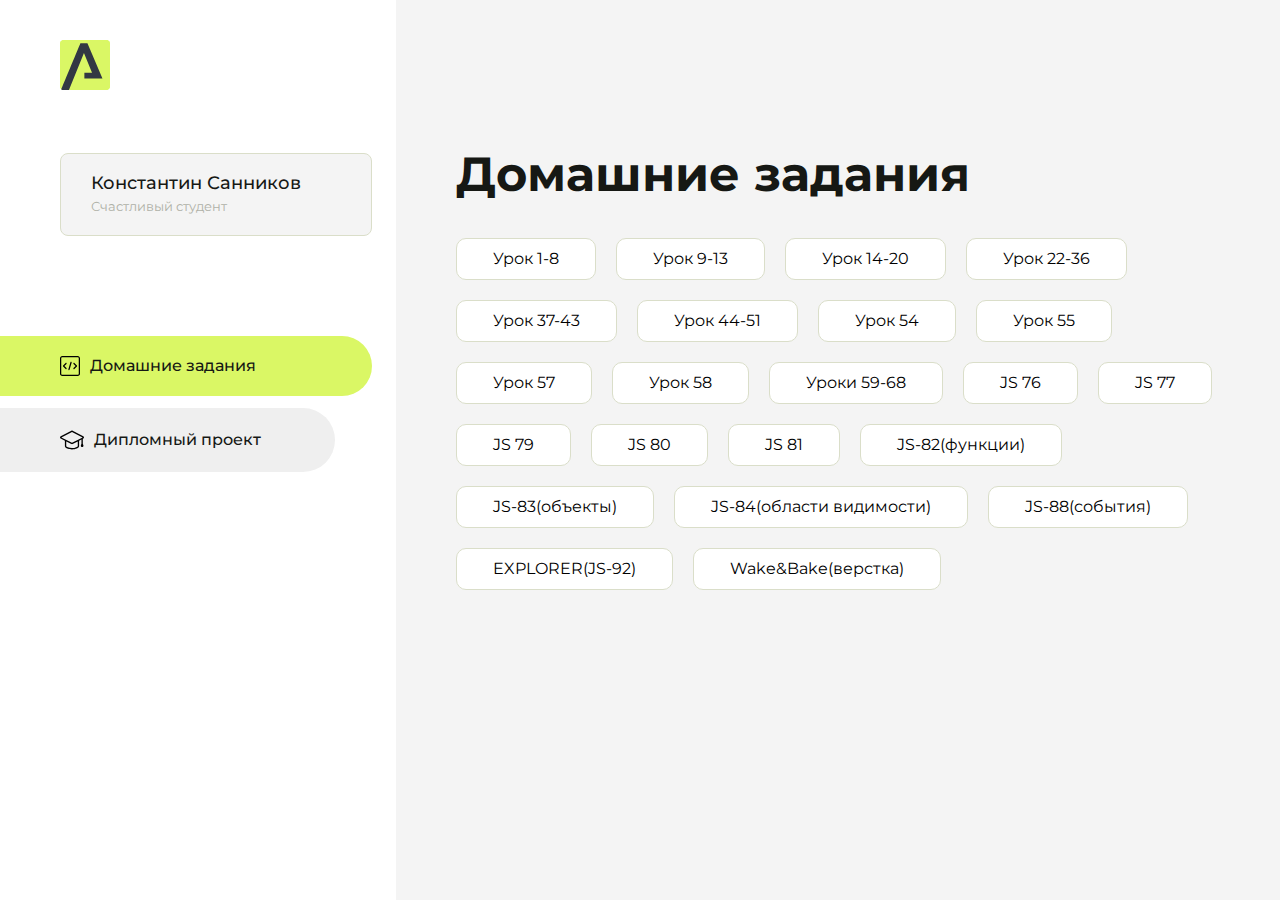
<file: index.html>
<!DOCTYPE html>
<html lang="en">
<head>
    <meta charset="UTF-8">
    <meta name="viewport" content="width=device-width, initial-scale=1.0">
    <title>Домашняя работа</title>
    <link rel="shortcut icon" href="src/logo.ico" type="image/x-icon">
    <link rel="preconnect" href="https://fonts.googleapis.com">
    <link rel="preconnect" href="https://fonts.gstatic.com" crossorigin>
    <link href="https://fonts.googleapis.com/css2?family=Montserrat:wght@400;500;700&family=Rubik:wght@500&display=swap"
          rel="stylesheet">
    <link rel="stylesheet" href="src/style.css">
</head>
<body id="body">
<div class="overlay" id="overlay"></div>
<div class="layout">
    <div class="burger" id="burger">
        <svg viewBox="0 0 24 24" fill="none" xmlns="http://www.w3.org/2000/svg">
            <g id="SVGRepo_bgCarrier" stroke-width="0"></g>
            <g id="SVGRepo_tracerCarrier" stroke-linecap="round" stroke-linejoin="round"></g>
            <g id="SVGRepo_iconCarrier">
                <path d="M4 18L20 18" stroke="#DAF765" stroke-width="2" stroke-linecap="round"></path>
                <path d="M4 12L20 12" stroke="#DAF765" stroke-width="2" stroke-linecap="round"></path>
                <path d="M4 6L20 6" stroke="#DAF765" stroke-width="2" stroke-linecap="round"></path>
            </g>
        </svg>
    </div>
    <aside class="sidebar" id="sidebar">
        <div class="sidebar__inner">
            <div class="logo">
                <svg width="50" height="50" viewBox="0 0 50 50" fill="none" xmlns="http://www.w3.org/2000/svg">
                    <g clip-path="url(#clip0_513_74730)">
                        <path d="M46.17 -0.257004H3.83C1.57281 -0.257004 -0.257 1.57281 -0.257 3.83V46.17C-0.257 48.4272 1.57281 50.257 3.83 50.257H46.17C48.4272 50.257 50.257 48.4272 50.257 46.17V3.83C50.257 1.57281 48.4272 -0.257004 46.17 -0.257004Z"
                              fill="#DAF765"/>
                        <path d="M24.375 38.4H42.461L27.441 3.1585H20.4355C20.4355 3.1585 6.7895 35.881 1.1945 49.294C2.015 50.0275 3.0945 50.257 3.6945 50.257H8.8445L23.954 13.07L32.0465 32.8285H24.375V38.4Z"
                              fill="#323843"/>
                    </g>
                    <defs>
                        <clipPath id="clip0_513_74730">
                            <rect width="50" height="50" fill="white"/>
                        </clipPath>
                    </defs>
                </svg>
            </div>
            <div class="sidebar__user">
                <div class="sidebar__name">Константин Санников</div>
                <div class="sidebar__text">Счастливый студент</div>
            </div>
            <div class="sidebar__tabs">
                <div class="sidebar__item">
                    <button class="sidebar__button active" id="tasks">
                        <svg xmlns="http://www.w3.org/2000/svg" width="20" height="20" viewBox="0 0 20 20" fill="none">
                            <g clip-path="url(#clip0_704_74543)">
                                <path d="M17.7083 20H2.29167C1.0275 20 0 18.9725 0 17.7083V2.29167C0 1.0275 1.0275 0 2.29167 0H17.7083C18.9725 0 20 1.0275 20 2.29167V17.7083C20 18.9725 18.9725 20 17.7083 20ZM2.29167 1.25C1.7175 1.25 1.25 1.7175 1.25 2.29167V17.7083C1.25 18.2825 1.7175 18.75 2.29167 18.75H17.7083C18.2825 18.75 18.75 18.2825 18.75 17.7083V2.29167C18.75 1.7175 18.2825 1.25 17.7083 1.25H2.29167Z"
                                      fill="black"/>
                                <path d="M6.04167 13.125C5.88167 13.125 5.72167 13.0642 5.6 12.9417L3.1 10.4417C2.85583 10.1975 2.85583 9.80167 3.1 9.5575L5.6 7.0575C5.84417 6.81333 6.24 6.81333 6.48417 7.0575C6.72833 7.30167 6.72833 7.6975 6.48417 7.94167L4.42583 10L6.48417 12.0583C6.72833 12.3025 6.72833 12.6983 6.48417 12.9425C6.36167 13.0642 6.20167 13.125 6.04167 13.125Z"
                                      fill="black"/>
                                <path d="M8.95833 14.1667C8.9 14.1667 8.84 14.1583 8.78167 14.1417C8.45083 14.0442 8.26083 13.6967 8.35833 13.3658L10.4417 6.28251C10.5392 5.95084 10.8892 5.76417 11.2175 5.85917C11.5483 5.95667 11.7383 6.30417 11.6408 6.63501L9.5575 13.7183C9.47833 13.9908 9.22833 14.1667 8.95833 14.1667Z"
                                      fill="black"/>
                                <path d="M13.9583 13.125C13.7983 13.125 13.6383 13.0642 13.5167 12.9417C13.2725 12.6975 13.2725 12.3017 13.5167 12.0575L15.575 9.99916L13.5167 7.94083C13.2725 7.69666 13.2725 7.30083 13.5167 7.05666C13.7608 6.81249 14.1567 6.81249 14.4008 7.05666L16.9008 9.55666C17.145 9.80083 17.145 10.1967 16.9008 10.4408L14.4008 12.9408C14.2783 13.0642 14.1183 13.125 13.9583 13.125Z"
                                      fill="black"/>
                            </g>
                            <defs>
                                <clipPath id="clip0_704_74543">
                                    <rect width="20" height="20" fill="white"/>
                                </clipPath>
                            </defs>
                        </svg>
                        <span>Домашние задания</span></button>
                </div>
                <div class="sidebar__item">
                    <button class="sidebar__button" id="diplom">
                        <svg xmlns="http://www.w3.org/2000/svg" width="24" height="24" viewBox="0 0 24 24" fill="none">
                            <g clip-path="url(#clip0_704_74553)">
                                <path d="M23.2628 10.5971C23.7176 10.365 24 9.90375 24 9.39337C24 8.883 23.7176 8.42175 23.2628 8.18962L12.6135 2.75362C12.2291 2.55824 11.7705 2.55787 11.3854 2.75399L0.736875 8.19C0.282375 8.42175 0 8.883 0 9.39337C0 9.90375 0.282375 10.365 0.736875 10.5971L4.89038 12.7177V18.2074C4.89038 19.8154 8.412 21.393 12 21.393C15.5884 21.393 19.1096 19.815 19.1096 18.2074V12.7174L21.4609 11.517V15.8017L20.901 17.2305C20.7409 17.6389 20.7934 18.0994 21.0405 18.4616C21.2876 18.8246 21.6979 19.041 22.1366 19.041C22.5754 19.041 22.9852 18.8246 23.2324 18.462C23.4795 18.099 23.532 17.6385 23.3719 17.2301L22.8124 15.8021V10.827L23.2628 10.5971ZM17.7623 18.1721C17.6198 18.6375 15.3491 20.0419 12 20.0419C8.65088 20.0419 6.38025 18.6375 6.2415 18.2074V12.3037L6.23887 12.3019C6.23812 12.057 6.1065 11.8207 5.87325 11.7019L1.3515 9.39337L12 3.95737L22.6489 9.39337L12 14.8294L5.87325 11.7019C5.54063 11.5331 4.6695 11.6674 4.5 12C4.33012 12.3322 4.55813 12.5479 4.89038 12.7177L11.3857 16.0331C11.5781 16.1314 11.7889 16.1805 12 16.1805C12.2107 16.1805 12.4222 16.1314 12.6146 16.0331L17.7593 13.407L17.7623 18.1721Z"
                                      fill="black"/>
                            </g>
                            <defs>
                                <clipPath id="clip0_704_74553">
                                    <rect width="24" height="24" fill="white"/>
                                </clipPath>
                            </defs>
                        </svg>
                        <span>Дипломный проект</span></button>
                </div>
            </div>
        </div>

    </aside>
    <div class="content">
        <div class="container">
            <div class="content__block" id="tasksBlock">
                <div class="content__title">Домашние задания</div>
                <ul class="content__list">
                    <li class="content__list-item">
                        <a href="Самостоятельная работа 1-8 уроки(div, span)/index.html">Урок 1-8</a>
                    </li>
                    <li class="content__list-item">
                        <a href="Глобальные структуры сайтов 9-13/index.html">Урок 9-13</a>
                    </li>
                    <li class="content__list-item">
                        <a href="Самостоятельная за 14-20 урок/index.html">Урок 14-20</a>
                    </li>
                    <li class="content__list-item">
                        <a href="Самостоятельная за 22-36/index.html">Урок 22-36</a>
                    </li>
                    <li class="content__list-item">
                        <a href="верстка учебного макета(43)/index.html">Урок 37-43</a>
                    </li>
                    <li class="content__list-item">
                        <a href="Самостоятельная по БЭМ/index.html">Урок 44-51</a>
                    </li>
                    <li class="content__list-item">
                        <a href="lesson-54(Позиционирование)/index.html">Урок 54</a>
                    </li>
                    <li class="content__list-item">
                        <a href="homework (55)/index.html">Урок 55</a>
                    </li>
                    <li class="content__list-item">
                        <a href="lesson-57(псевдоэдементы)/index.html">Урок 57</a>
                    </li>
                    <li class="content__list-item">
                        <a href="homework-58/index.html">Урок 58</a>
                    </li>
                    <li class="content__list-item">
                        <a href="верстка учебного макета(68)/index.html">Уроки 59-68</a>
                    </li>
                    <li class="content__list-item">
                        <a href="JS-76/index.html">JS 76</a>
                    </li>
                    <li class="content__list-item">
                        <a href="JS-77/index.html">JS 77</a>
                    </li>
                    <li class="content__list-item">
                        <a href="JS-79/index.html">JS 79</a>
                    </li>
                    <li class="content__list-item">
                        <a href="JS-80/index.html">JS 80</a>
                    </li>
                    <li class="content__list-item">
                        <a href="JS-81/index.html">JS 81</a>
                    </li>
                    <li class="content__list-item">
                        <a href="JS-82(функции)/index.html">JS-82(функции)</a>
                    </li>
                    <li class="content__list-item">
                        <a href="JS-83(объекты)/index.html">JS-83(объекты)</a>
                    </li>
                    <li class="content__list-item">
                        <a href="JS-84(области видимости)/index.html">JS-84(области видимости)</a>
                    </li>
                    <li class="content__list-item">
                        <a href="JS-88(события)/index.html">JS-88(события)</a>
                    </li>
                    <li class="content__list-item">
                        <a href="EXPLORER(JS-92)/index.html">EXPLORER(JS-92)</a>
                    </li>
                    <li class="content__list-item">
                        <a href="Wake&Bake(верстка)/index.html">Wake&Bake(верстка)</a>
                    </li>
                </ul>
            </div>
            <div class="content__block hidden" id="diplomBlock">
                <div class="content__title">Дипломный проект</div>
                <div class="content__list-diplom">
                    <a href="ПАПКА-С-НОМЕРОМ-УРОКА">Ссылка на ДЗ</a>
                </div>
                <div class="content__decor">
                    <div class="content__decor-text">Давай проверим, чему ты научился!</div>
                    <div class="content__decor-img">
                        <img src="src/decor.png" alt="decor">
                    </div>
                </div>
            </div>
        </div>
    </div>
</div>
<script src="src/index.js"></script>
</body>
</html>
</file>
<file: EXPLORER(JS-92)/index.html>
<!DOCTYPE html>
<html lang="en">
<head>
  <meta charset="UTF-8">
  <meta name="viewport" content="width=device-width, initial-scale=1.0">
  <title>explorer</title>
  <link rel="stylesheet" href="style.css">
</head>
<body class="body">
  <button class="btn-open">Открыть модалку</button>
  <div class="modal">
    <div class="modal__window">
      <button class="modal__close-btn">X</button>
      Далеко-далеко за словесными, горами в стране гласных и согласных живут рыбные тексты. Маленький заголовок что большого толку ему, алфавит текста буквенных взобравшись дал там раз о свою грустный она необходимыми снова он.
    </div>
  </div>
  <script src="main.js"></script>
</body>
</html>
</file>
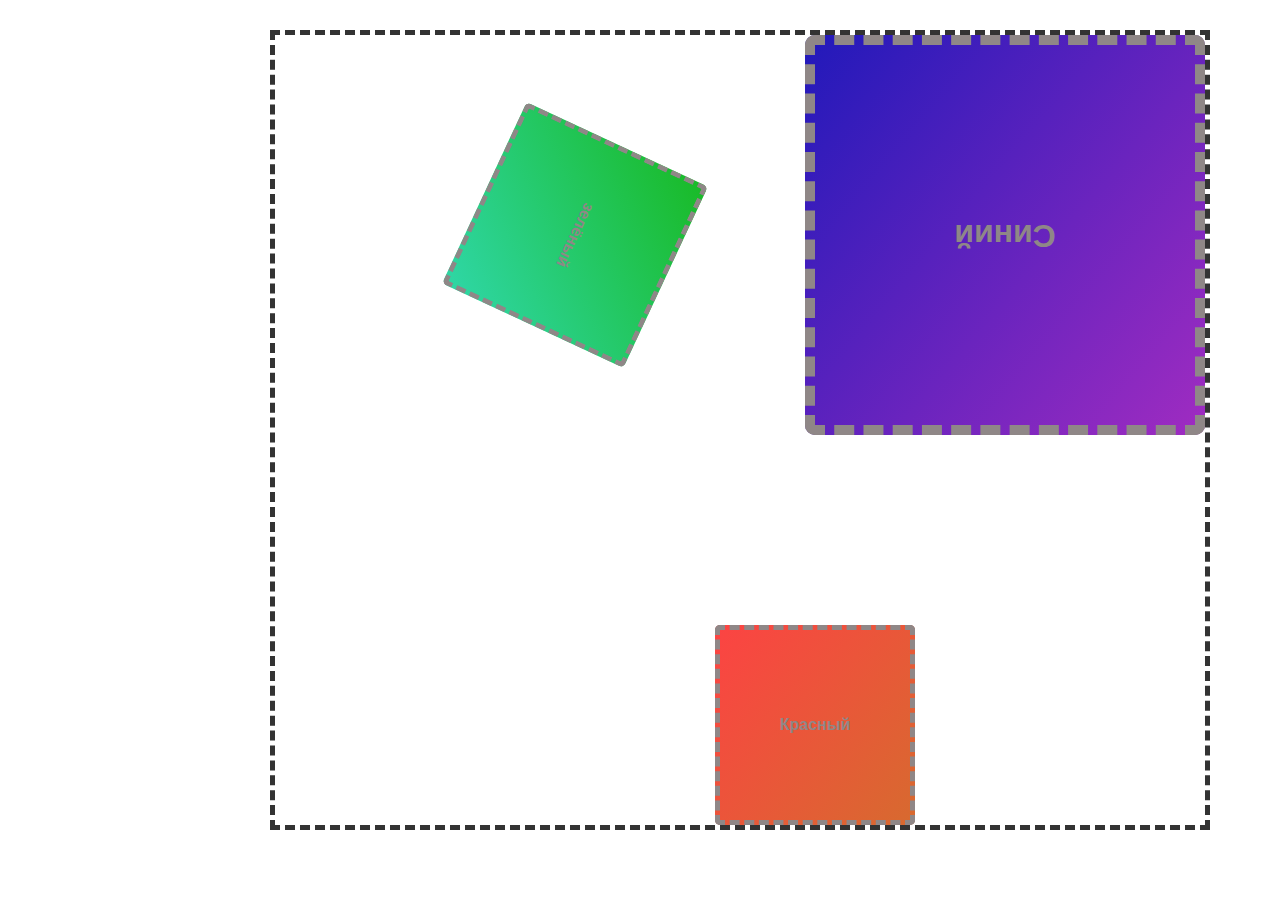
<file: homework (55)/index.html>
<!DOCTYPE html>
<html lang="en">

<head>
    <meta charset="UTF-8">
    <meta http-equiv="X-UA-Compatible" content="IE=edge">
    <meta name="viewport" content="width=device-width, initial-scale=1.0">
    <title>TRANSFORM</title>
    <link href="css/reset.css" rel="stylesheet">
    <link href="css/style.css" rel="stylesheet">
</head>

<body>
    <div class="wrapper">
        <div class="quads">
            <div class="quads__quad quads__quad--red"></div>
            <div class="quads__quad quads__quad--green"></div>
            <div class="quads__quad quads__quad--blue"></div>
        </div>
        <div class="area">
            <div class="area__place area__place--for-red">Красный</div>
            <div class="area__place area__place--for-green">зелёный</div>
            <div class="area__place area__place--for-blue">Синий</div>
        </div>
    </div>
</body>

</html>
</file>
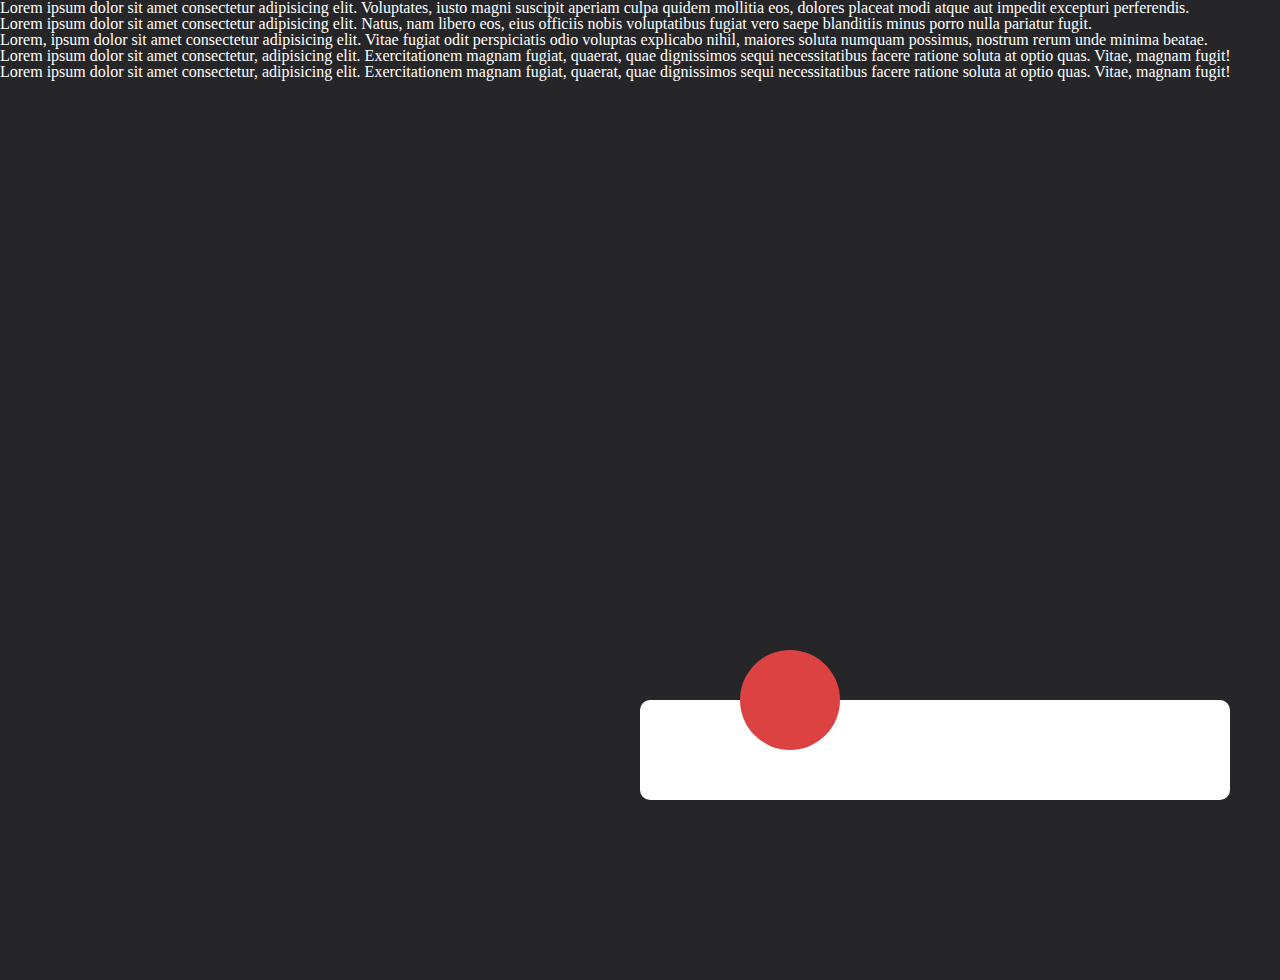
<file: lesson-54(Позиционирование)/index.html>
<!DOCTYPE html>
<html lang="en">
<head>
    <meta charset="UTF-8">
    <meta name="viewport" content="width=device-width, initial-scale=1.0">
    <title>POSTION</title>
    <link rel="stylesheet" href="./css/reset.css">
    <link rel="stylesheet" href="./css/style.css">
</head>
<body>
        <section class="text">
            <p>
                Lorem ipsum dolor sit amet consectetur adipisicing elit. Voluptates, iusto magni suscipit aperiam culpa quidem mollitia eos, dolores placeat modi atque aut impedit excepturi perferendis.
            </p>
            <p>
                Lorem ipsum dolor sit amet consectetur adipisicing elit. Natus, nam libero eos, eius officiis nobis voluptatibus fugiat vero saepe blanditiis minus porro nulla pariatur fugit.
            </p>
            <p>
                Lorem, ipsum dolor sit amet consectetur adipisicing elit. Vitae fugiat odit perspiciatis odio voluptas explicabo nihil, maiores soluta numquam possimus, nostrum rerum unde minima beatae.
            </p>
            <p>
                Lorem ipsum dolor sit amet consectetur, adipisicing elit. Exercitationem magnam fugiat, quaerat, quae dignissimos sequi necessitatibus facere ratione soluta at optio quas. Vitae, magnam fugit!
            </p>
            <p>
                Lorem ipsum dolor sit amet consectetur, adipisicing elit. Exercitationem magnam fugiat, quaerat, quae dignissimos sequi necessitatibus facere ratione soluta at optio quas. Vitae, magnam fugit!
            </p>
        </section>
        <section class="figur">
            <div class="container">
                    <div class="block__rectangle">
                        <div class="block__circle"></div>
                    </div>
            </div>
        </section>
</body>
</html>
</file>
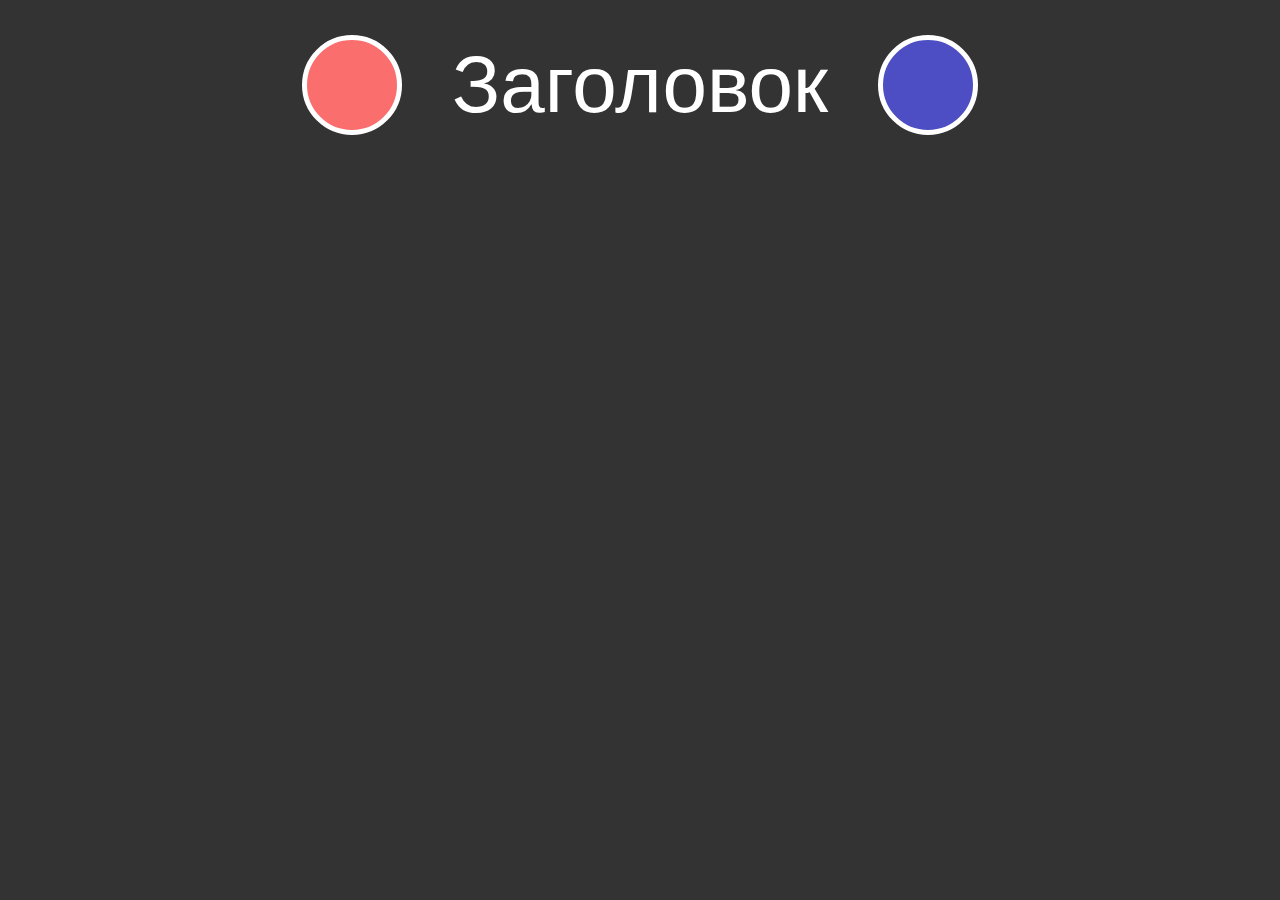
<file: lesson-57(псевдоэдементы)/index.html>
<!DOCTYPE html>
<html lang="en">

<head>
    <meta charset="UTF-8">
    <meta http-equiv="X-UA-Compatible" content="IE=edge">
    <meta name="viewport" content="width=device-width, initial-scale=1.0">
    <title>ПСЕВДОЭЛЕМЕНТЫ</title>
    <link href="css/reset.css" rel="stylesheet">
    <link href="css/style.css" rel="stylesheet">
</head>

<body>
    <div class="wrapper">
        <h1 class="title">Заголовок</h1>
    </div>
</body>

</html>
</file>
<file: src/style.css>
*{padding: 0;margin: 0;border: 0;}
*,*:before,*:after{-webkit-box-sizing: border-box;box-sizing: border-box;}
:focus,:active{outline: none;}
a:focus,a:active{outline: none;}
nav,footer,header,aside{display: block;}
html,body{
    height:100%;width:100%;
    font-size:100%;line-height:1;-ms-text-size-adjust:100%;-moz-text-size-adjust:100%;-webkit-text-size-adjust:100%;}
input,button,textarea{font-family:inherit;}
input::-ms-clear{display: none;}
button{cursor: pointer;}
button::-moz-focus-inner{padding:0;border:0;}
a,a:visited{text-decoration: none;}
a:hover{text-decoration: none;}
ul li{list-style: none;}
img{vertical-align: top;}
h1,h2,h3,h4,h5,h6{font-size:inherit;font-weight: inherit;}
a{color:inherit;}



body {
    font-family: "Montserrat",SansSerif;
    color: black;
}

body.overflow {
    overflow: hidden;
}



.layout {
    display: -webkit-box;
    display: -ms-flexbox;
    display: flex;
    min-height: 100vh;
}

.sidebar {
    padding: 40px 24px 40px 0;
    -ms-flex-negative: 0;
    flex-shrink: 0;
    background-color: white;
}



.content {
    -webkit-box-flex: 1;
    -ms-flex-positive: 1;
    flex-grow: 1;
    background-color: #F4F4F4;
}

.container {
    display: -webkit-box;
    display: -ms-flexbox;
    display: flex;
    -webkit-box-orient: vertical;
    -webkit-box-direction: normal;
    -ms-flex-direction: column;
    flex-direction: column;
    -webkit-box-pack: center;
    -ms-flex-pack: center;
    justify-content: center;
    -webkit-box-align: center;
    -ms-flex-align: center;
    align-items: center;
    padding: 150px 60px 80px 60px;
}


.logo {
    margin-left: 60px;
    margin-bottom: 60px;
}

.sidebar__user {
    background-color: #F4F4F4;
    padding: 20px 30px;
    margin-left: 60px;
    margin-bottom: 100px;
    border-radius: 8px;
    border: 1px solid #DADEC9;
}

.sidebar__name {
    color:#161814;
    font-size: 18px;
    font-weight: 500;
    margin-bottom: 6px;
}

.sidebar__text {
    color: #AFB1A7;
    font-size: 13px;
    font-weight: 400;
    line-height: 130%; /* 16.9px */
}

.sidebar__item {
    width: 372px;
}

.sidebar__button {
    display: -webkit-box;
    display: -ms-flexbox;
    display: flex;
    -webkit-box-align: center;
    -ms-flex-align: center;
    align-items: center;
    gap: 10px;
    padding: 20px 60px;
    margin-bottom: 12px;
    border-radius: 0px 100px 100px 0px;
    -webkit-transition: all .5s;
    -o-transition: all .5s;
    transition: all .5s;
    cursor: pointer;
    width: 90%;
    color:#161814;
    font-size: 16px;
    font-weight: 500;
}

.sidebar__button.active , .sidebar__button:hover {
    width: 100%;
    background-color: #DAF765;
}


.content__title {
    color: #161814;
    font-size: 48px;
    font-weight: 700;
    margin-bottom: 40px;
}

.content__list {
    display: -webkit-box;
    display: -ms-flexbox;
    display: flex;
    -webkit-box-align: center;
    -ms-flex-align: center;
    align-items: center;
    -ms-flex-wrap: wrap;
    flex-wrap: wrap;
    gap: 20px;
}



.content__list-item  {
    cursor: pointer;
    padding: 12px 18px;
    background-color: #fff;
    border-radius: 10px;
    border: 1px solid #DADEC9;
    -webkit-transition: all .3s;
    -o-transition: all .3s;
    transition: all .3s;
}

.content__list-item:hover,.content__list-diplom:hover {
    background-color: #AFB1A7;
}

li a {
    padding: 12px 18px;

}


.content__list-diplom {
    -webkit-transition: all .3s;
    -o-transition: all .3s;
    transition: all .3s;
    display: inline-block;
    padding: 12px 18px;
    background-color: #fff;
    border-radius: 10px;
    border: 1px solid #DADEC9;
}

.content__decor {
    display: -webkit-box;
    display: -ms-flexbox;
    display: flex;
    -webkit-box-align: center;
    -ms-flex-align: center;
    align-items: center;
}

.content__decor-text {
    color:#BEDD44;
    font-size: 36px;
    font-weight: 700;
    line-height: 110%; /* 39.6px */
}

.content__block {
    max-width: 1200px;
}

.content__block.hidden {
    display: none;
}

.content__decor-img img{
    width: 100%;
}

.burger {
    display: none;
    padding: 5px;
    position: fixed;
    top: 3%;
    right: 7%;
    width: 40px;
    height: 40px;
    background-color: #161814;
    border-radius: 50%;
    z-index: 10;
    border: 1px solid #DAF765;
}

@media (max-width: 768px) {
    .burger {
        display: block;
    }

    .sidebar {
        -webkit-transition: all .3s;
        -o-transition: all .3s;
        transition: all .3s;
        -webkit-transform: translateX(-100%);
        -ms-transform: translateX(-100%);
        transform: translateX(-100%);
        position: fixed;
        top: 0;
        left: 0;
        bottom: 0;
        z-index: 5;
    }

    .sidebar.show {
        -webkit-transform: translateX(0%);
        -ms-transform: translateX(0%);
        transform: translateX(0%);
    }

    .overlay {
        opacity: 0;
        pointer-events: none;
        -webkit-transition: all .3s;
        -o-transition: all .3s;
        transition: all .3s;
        position: absolute;
        top: 0;
        right: 0;
        left: 0;
        bottom: 0;
        z-index: 3;
        background-color: #000000e0;
    }

    .overlay.show {
        opacity: 1;
        pointer-events: all;
    }

    .container {
        padding: 40px 20px;
        min-height: 100%;
    }

    .content__decor {
        margin-top: 20px;
        -webkit-box-orient: vertical;
        -webkit-box-direction: normal;
        -ms-flex-direction: column;
        flex-direction: column;
    }
}

@media (max-width: 400px) {
    .sidebar__user {
        margin-left: 0;
    }
}
</file>
<file: EXPLORER(JS-92)/style.css>
* {
  margin: 0;
  padding: 0;
  font-family: sans-serif;
  box-sizing: border-box;
}

body {
  min-height: 200vh;
}

.body--fixed {
  overflow-y: hidden;
}

.btn-open {
  width: 300px;
  height: 50px;
  font-size: 20px;
  cursor: pointer;
}

.modal {
  position: fixed;
  inset: 0;
  z-index: 2;
  display: flex;
  align-items: center;
  justify-content: center;
  background: #000000c1;
  opacity: 0;
  visibility: hidden;
  transition: all .3s;
}

.modal--open {
  opacity: 1;
  visibility: visible;
}

.modal__window {
  position: relative;
  width: 50vw;
  min-height: 40vh;
  padding: 50px 20px 20px 20px;
  background-color: #fff;
  border-radius: 12px;
}

.modal__close-btn {
  position: absolute;
  top: 5px;
  right: 10px;
  width: 30px;
  height: 30px;
  font-size: 20px;
  font-weight: 700;
  background: none;
  border: none;
  cursor: pointer;
}
</file>
<file: homework (55)/css/style.css>
.wrapper {
    padding: 30px;
    max-width: 1200px;
    margin: 0 auto;
    display: flex;
}

.quads {
    flex: 0 0 auto;
    display: flex;
    flex-direction: column;
}

.quads__quad {
    width: 200px;
    height: 200px;
    background: #757272;
    border-radius: 5px;
}

.quads__quad--red {
    background: linear-gradient(130deg, rgb(252, 67, 67), rgb(215, 106, 47));
}
.quads__quad--green {
    background: linear-gradient(130deg, rgb(25, 186, 38), rgb(47, 215, 167));
}
.quads__quad--blue {
    background: linear-gradient(130deg, rgb(33, 25, 186), rgb(160, 44, 193));
}

.area {
    flex: 1 0 auto;
    border: 5px dashed #333;
    height: 800px;
}

.area__place {
    display: flex;
    align-items: center;
    justify-content: center;
    font-family: sans-serif;
    font-weight: 900;
    width: 200px;
    height: 200px;
    pointer-events: none;
    border-radius: 5px;
    border: 5px dashed #8f8787;
    color: #8f8787;
}

/* ================== Выполнение дз ниже =================== */

.quads__quad--red {
    transform: translate(645px, 595px);
}

.quads__quad--green {
    transform: translate(405px, -95px) rotate(115deg);
}

.quads__quad--blue {
    transform: translate(835px, -295px) scale(2);
}
</file>
<file: lesson-54(Позиционирование)/css/style.css>
body {
    background: #262629;
    color: #fff;
}

.container {
    margin: 0 0;
    max-width: 1250px;
    height: 100%;
    border-radius: 15px;
}

.figur {
    position: relative;
    height: 100%;
}

.block__rectangle {
    position: fixed;
    right: 50px;
    left: 50vw;
    bottom: 100px;
    min-height: 100px;
    height: 30px;
    background: #ffffff;
    border-radius: 10px;
}   

.block__circle {
    position: absolute;
    bottom: 50px;
    left: 100px;
    background: #dd4242;
    border-radius: 100px;
    height: 100px;
    width: 100px;
}
</file>
<file: lesson-57(псевдоэдементы)/css/style.css>
body {
    background-color: #333;
    color: #fff;
    font-family: sans-serif;
    font-size: 5rem;
    padding-top: 5vh;
}

.wrapper {
    display: flex;
    justify-content: center;
}

.title {
    text-align: center;
}

/* ====================================================== */

.title {
    position: relative;
}

.title::after,
.title::before {
    content: '';
    height: 100px;
    width: 100px;
    border: 5px solid #ffffff;
    border-radius: 100px;
    position: absolute;
    top: 40px;
    transform: translateY(-50px);
}

.title::after {
    right: -150px;
    background: rgb(77, 77, 196);
}

.title::before {
    left: -150px;
    background: rgb(251, 110, 110);
}
</file>
